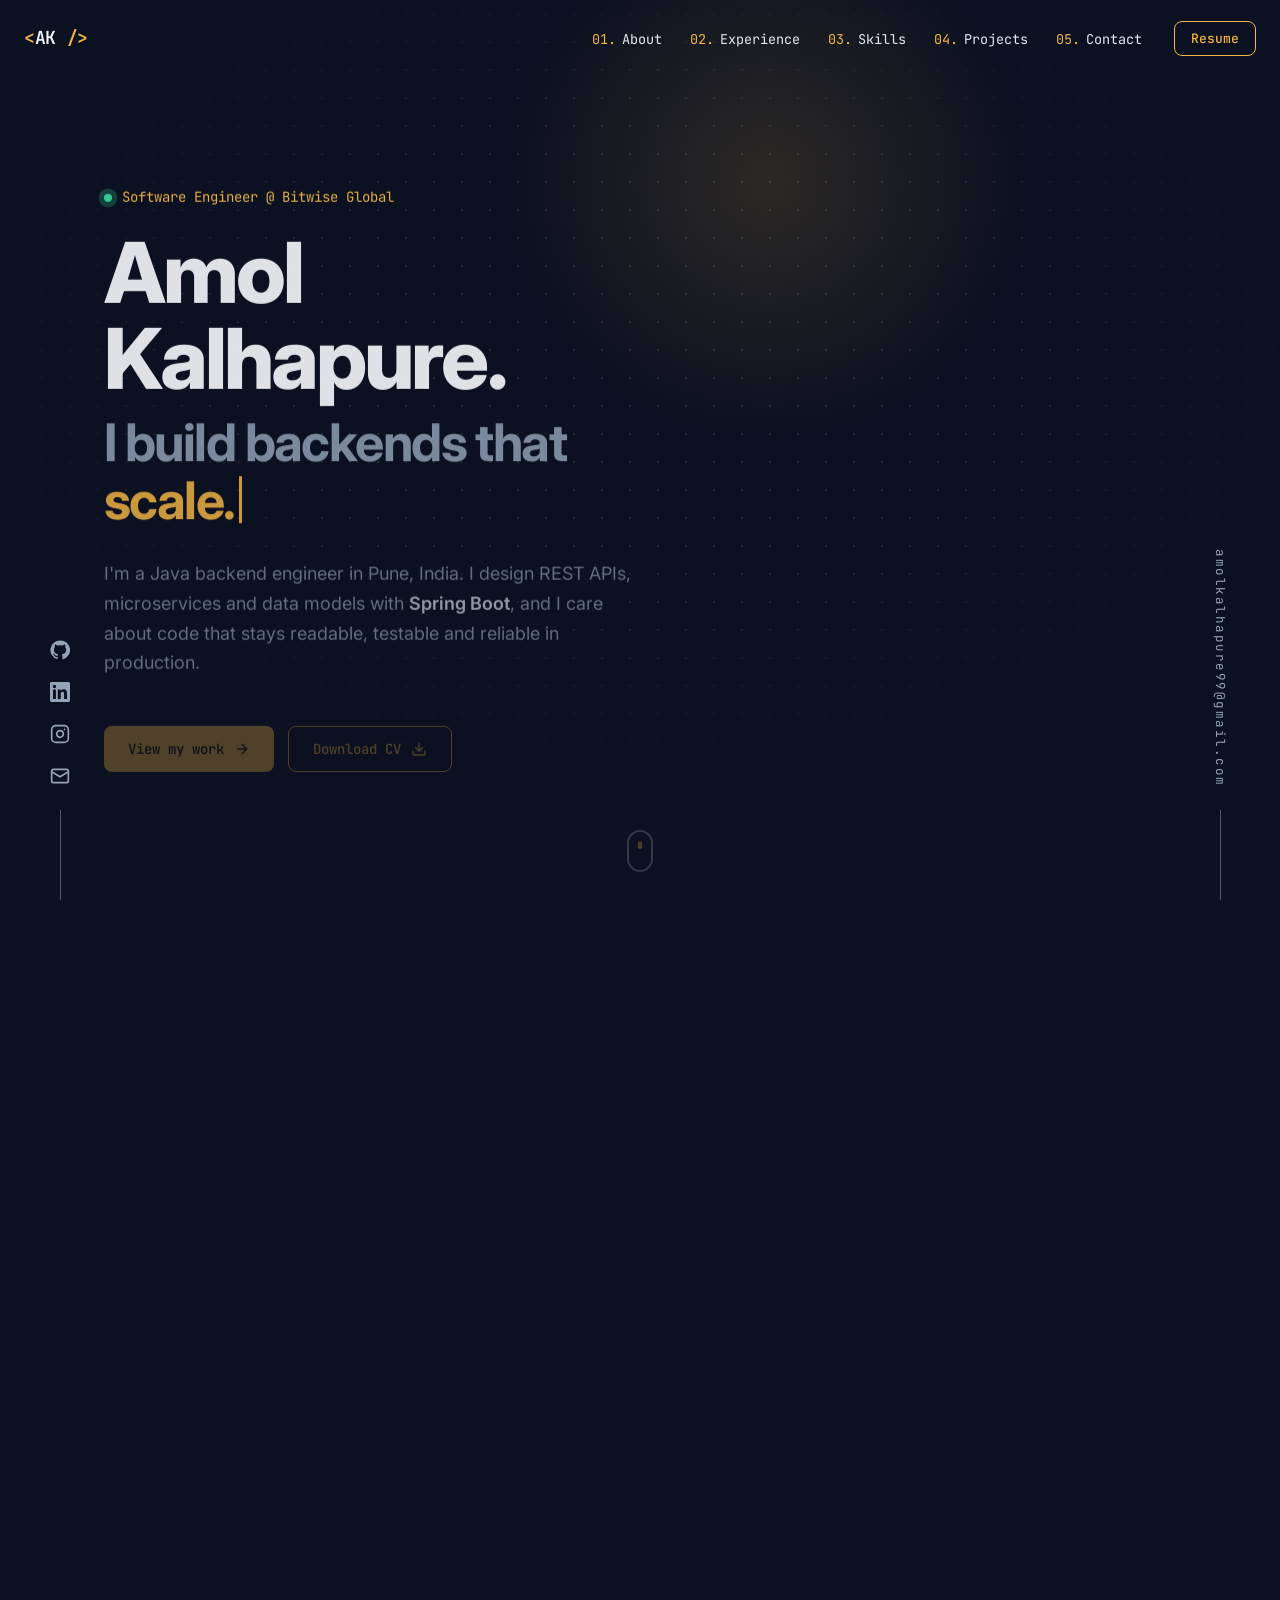
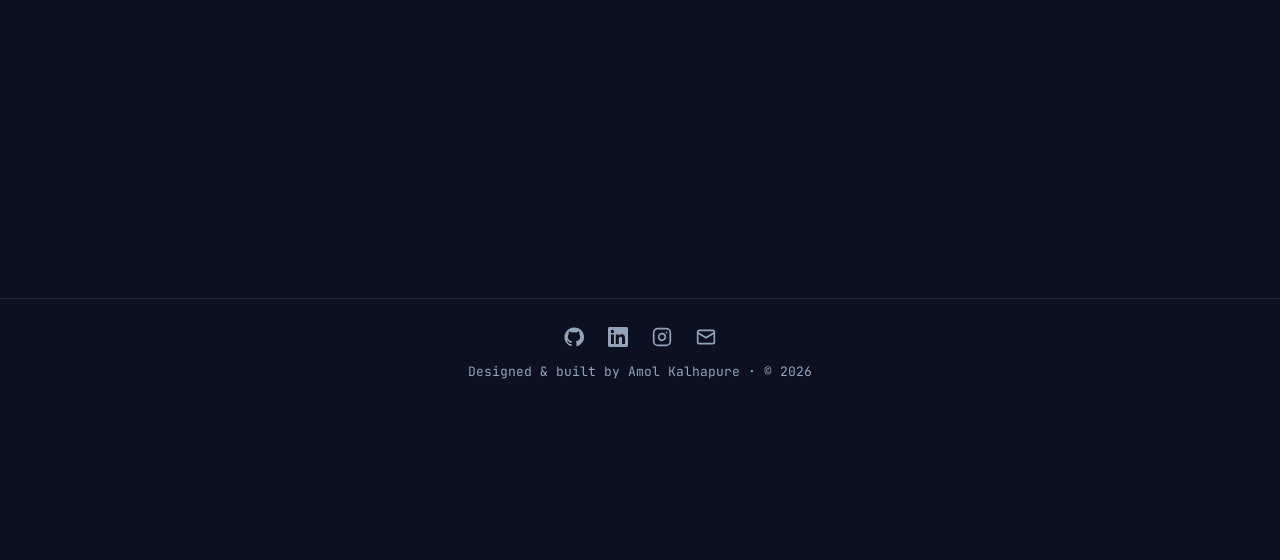
<file: index.html>
<!DOCTYPE html>
<html lang="en">
<head>
  <meta charset="UTF-8">
  <meta http-equiv="refresh" content="0; url=portfolio/Amol/index.html">
  <link rel="canonical" href="portfolio/Amol/index.html">
  <title>Amol Kalhapure</title>
</head>
<body>
  <p>Redirecting to <a href="portfolio/Amol/index.html">Amol Kalhapure's portfolio</a>&hellip;</p>
</body>
</html>
</file>
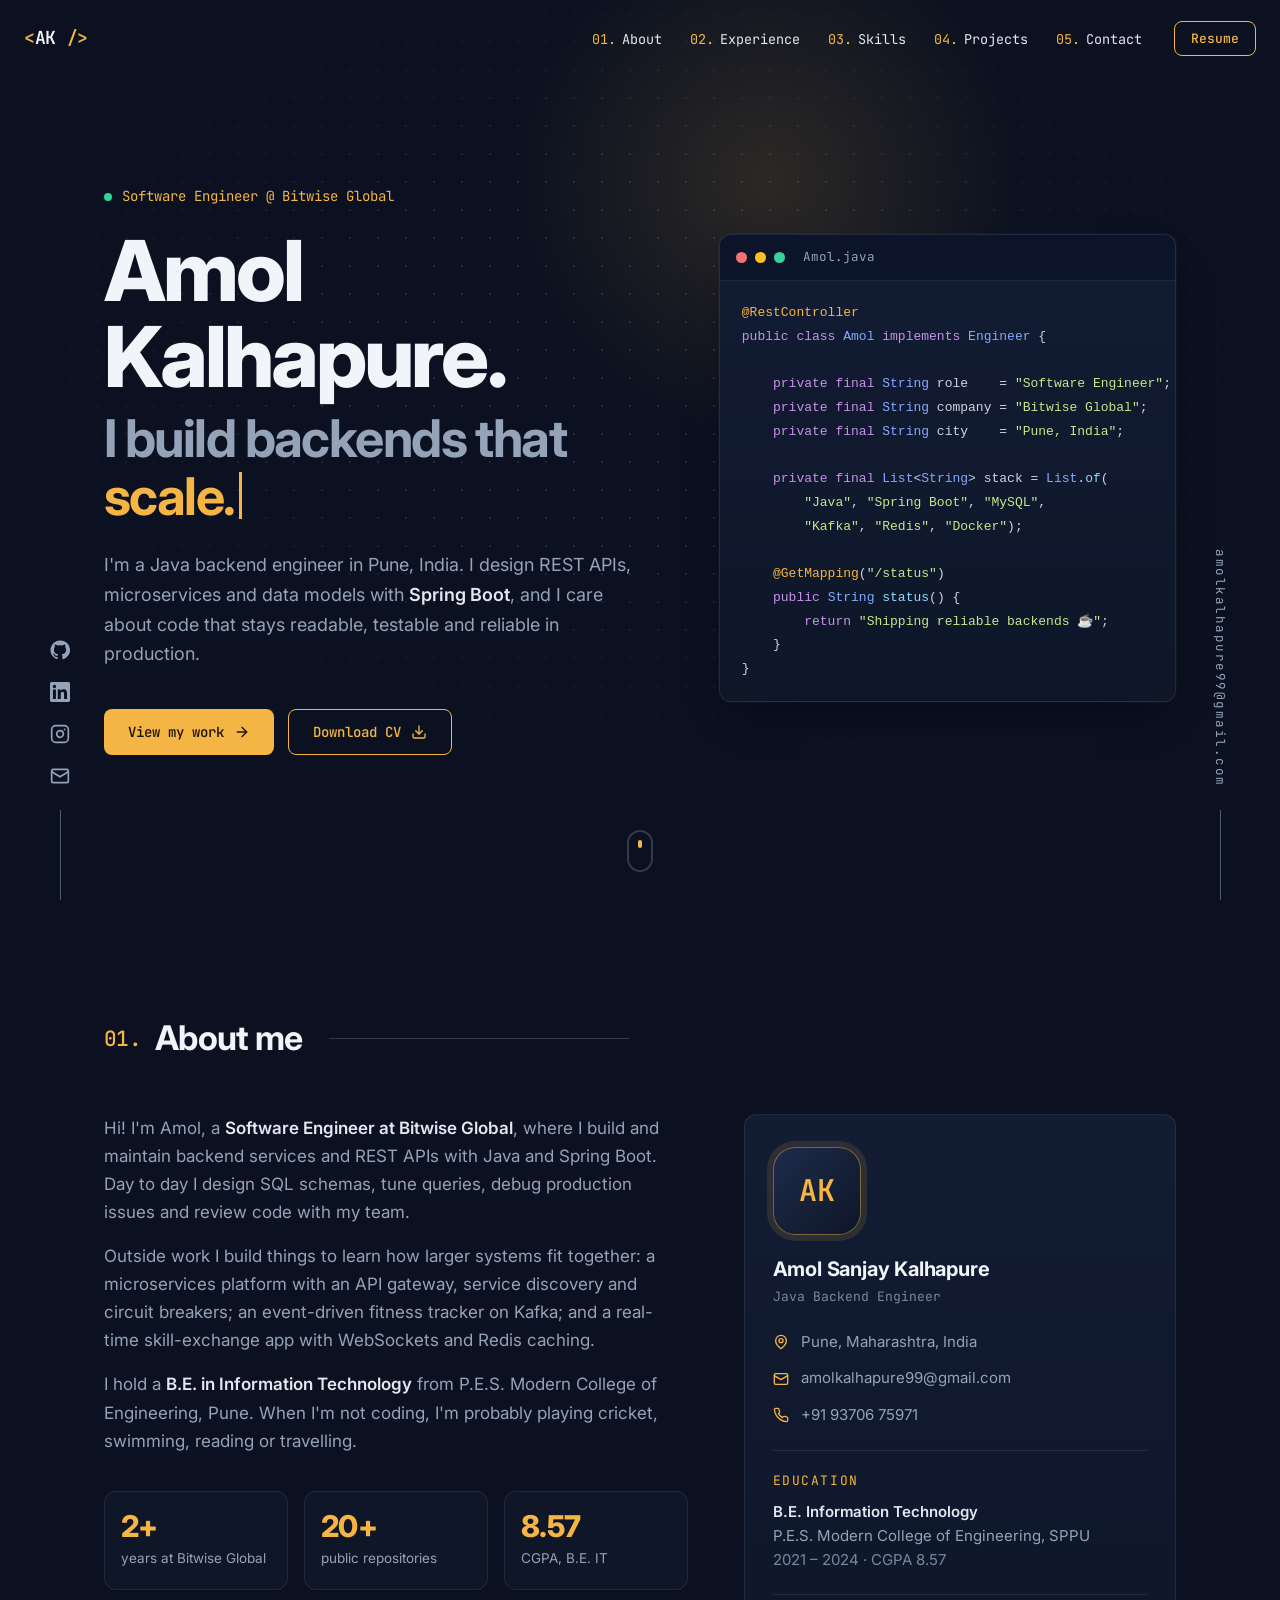
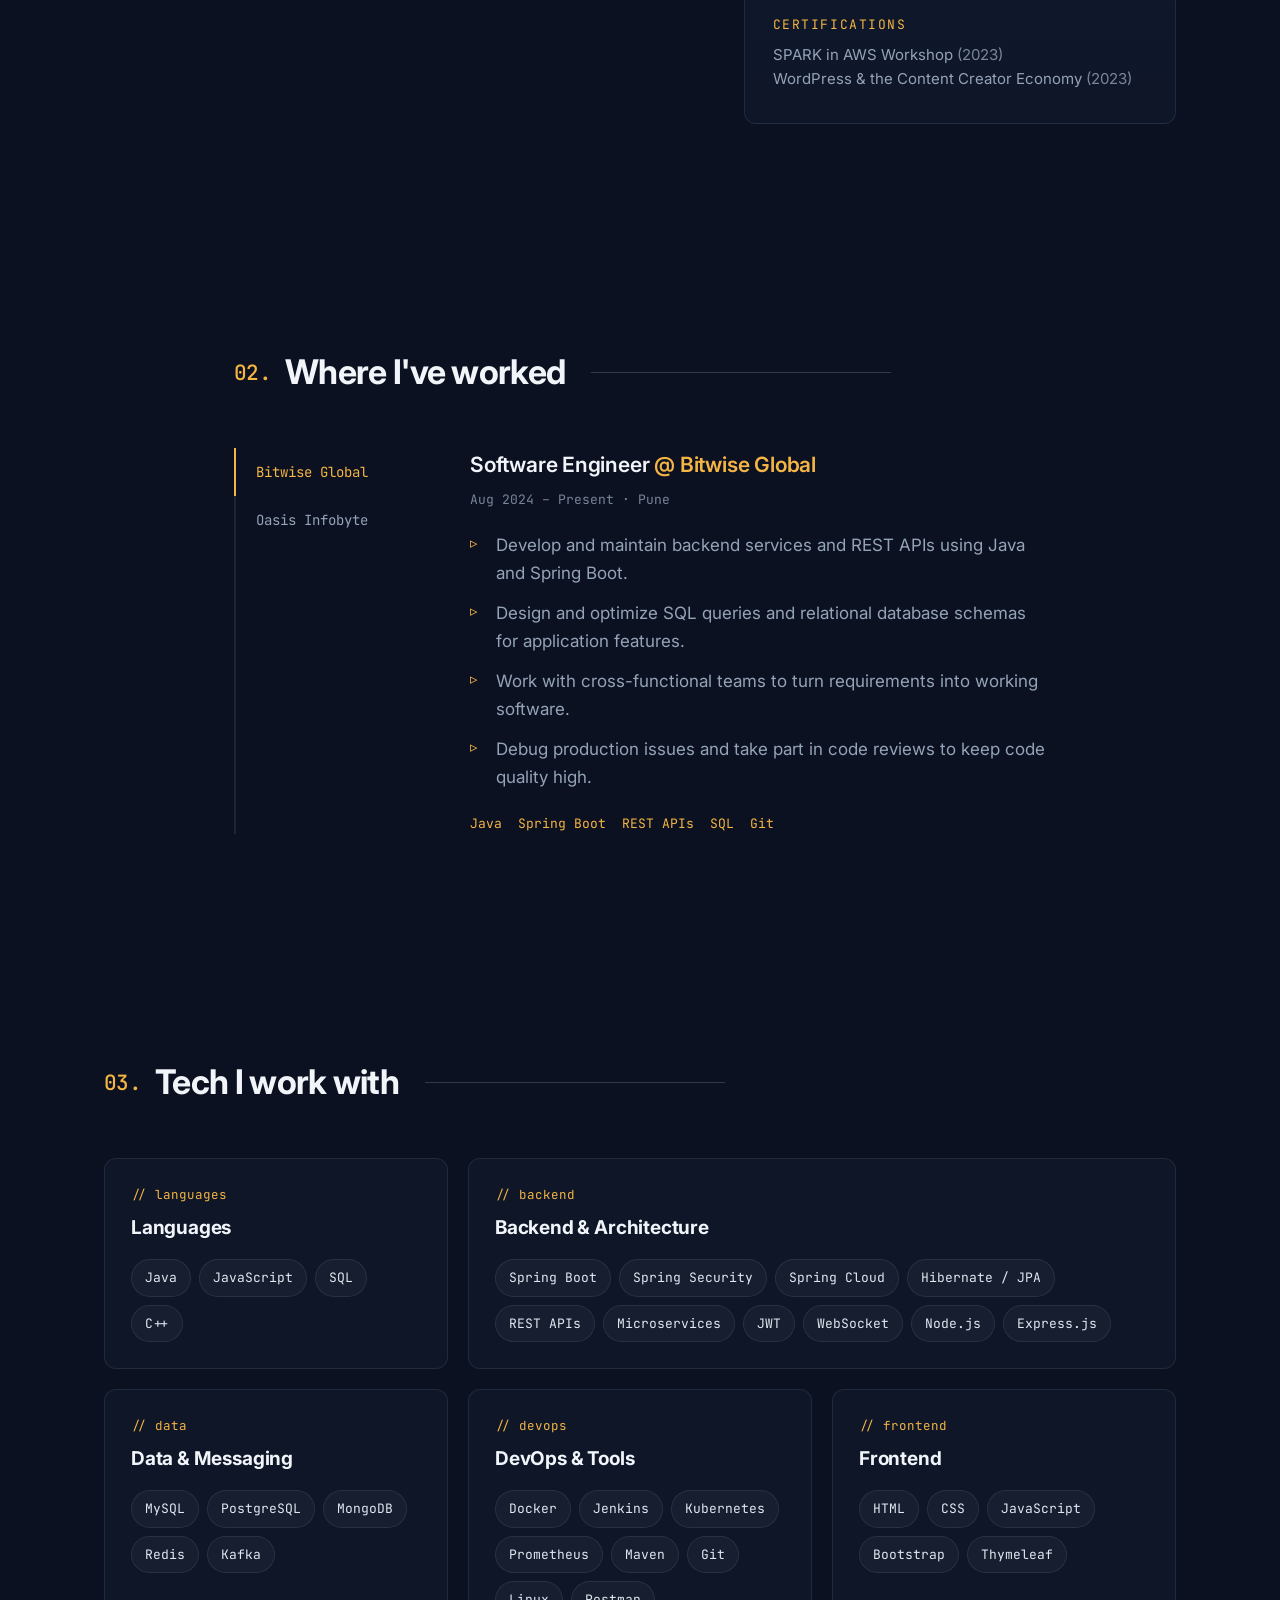
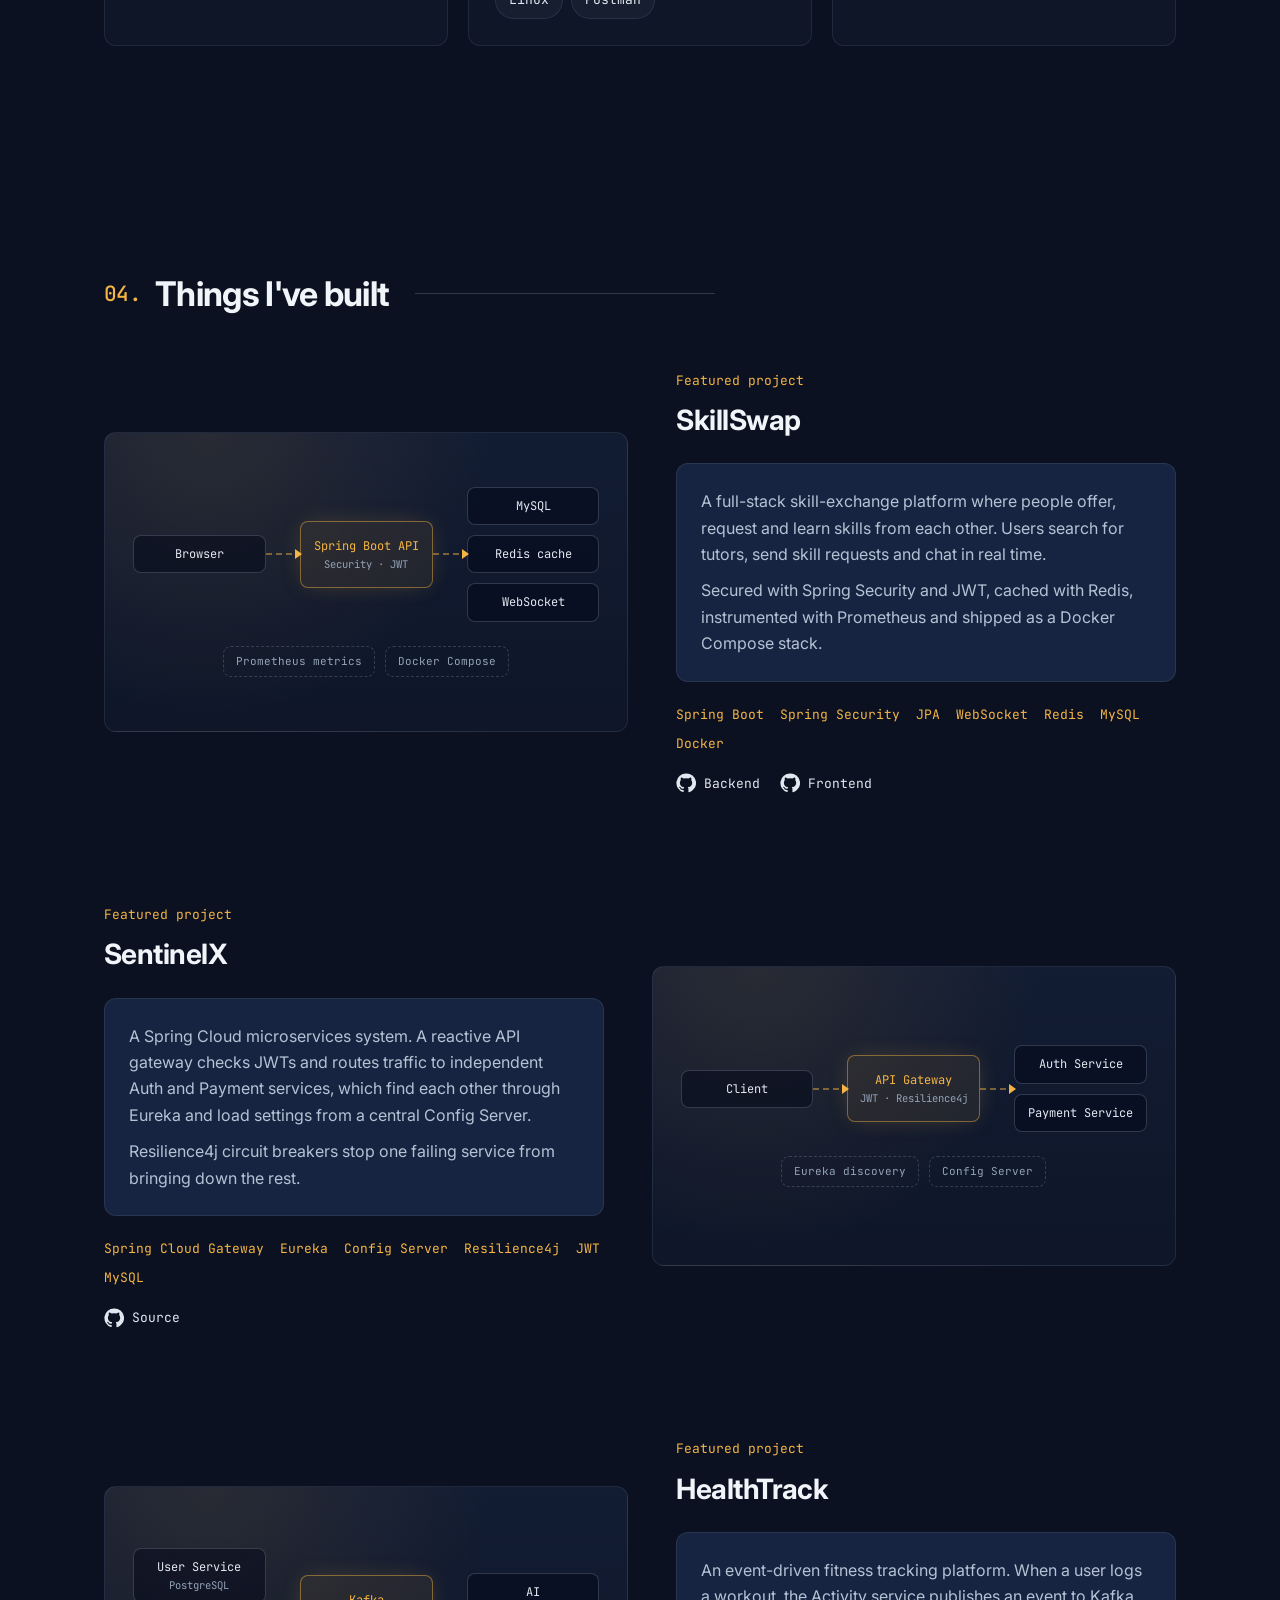
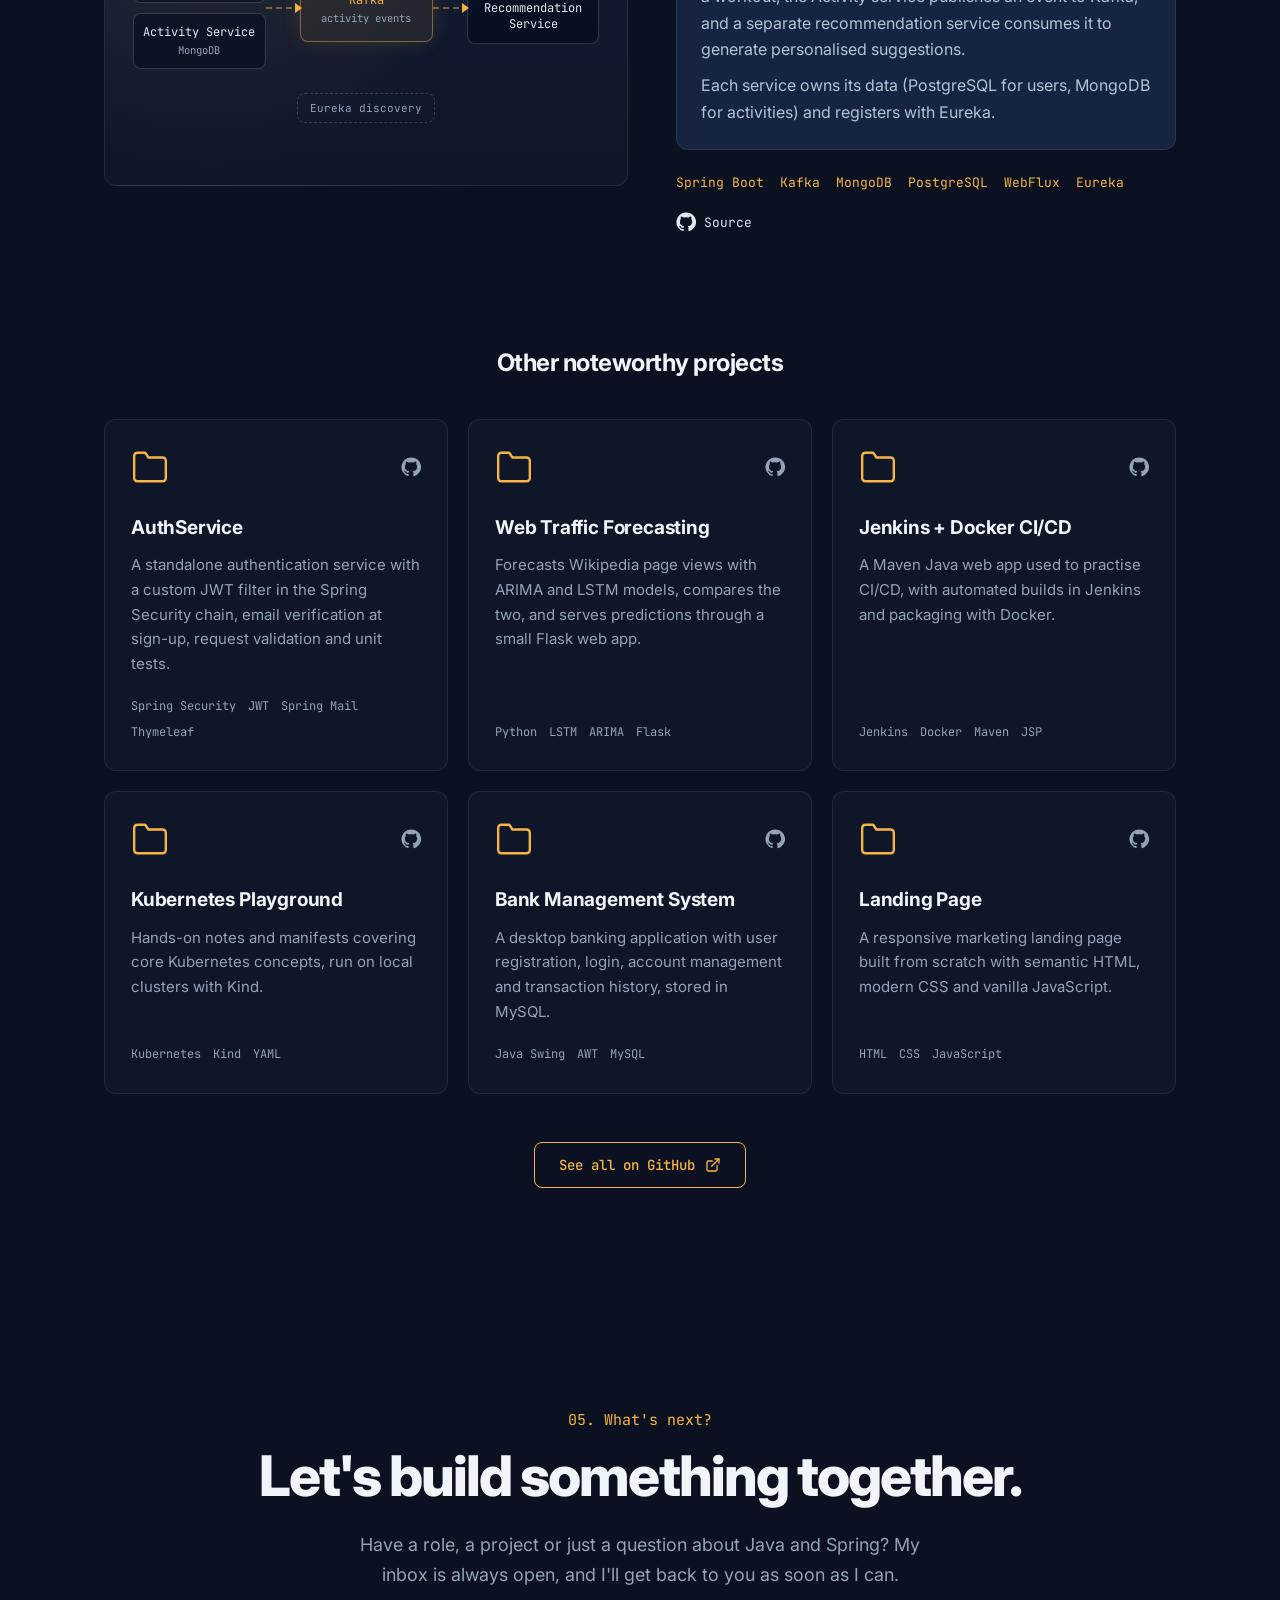
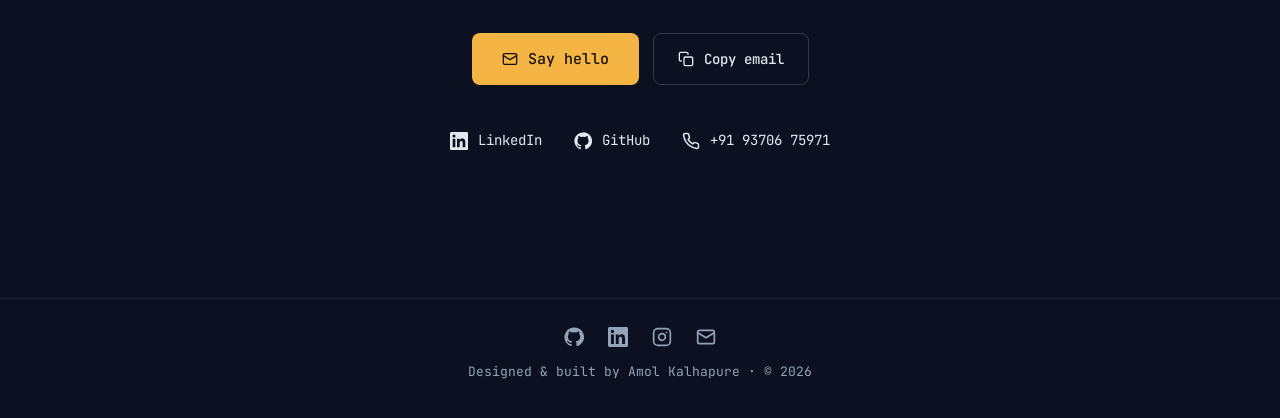
<file: portfolio/Amol/index.html>
<!DOCTYPE html>
<html lang="en">
<head>
  <meta charset="UTF-8">
  <meta name="viewport" content="width=device-width, initial-scale=1.0">
  <title>Amol Kalhapure · Software Engineer</title>
  <meta name="description" content="Amol Kalhapure is a Software Engineer at Bitwise Global in Pune, building backend services and microservices with Java and Spring Boot.">
  <meta name="theme-color" content="#0b1120">
  <meta property="og:type" content="website">
  <meta property="og:title" content="Amol Kalhapure · Software Engineer">
  <meta property="og:description" content="Java & Spring Boot backend engineer. Microservices, REST APIs and reliable systems.">

  <link rel="icon" href="../Assets/images/favicon.svg" type="image/svg+xml">

  <link rel="preconnect" href="https://fonts.googleapis.com">
  <link rel="preconnect" href="https://fonts.gstatic.com" crossorigin>
  <link href="https://fonts.googleapis.com/css2?family=Inter:wght@400;500;600;700;800&family=JetBrains+Mono:wght@400;500;600&display=swap" rel="stylesheet">

  <link rel="stylesheet" href="../Assets/css/portfolio.css">
  <script>document.documentElement.classList.add('js');</script>
</head>
<body>

  <!-- Icon sprite -->
  <svg width="0" height="0" style="position:absolute" aria-hidden="true">
    <symbol id="i-github" viewBox="0 0 24 24"><path fill="currentColor" d="M12 .5a11.5 11.5 0 0 0-3.64 22.41c.58.1.79-.25.79-.56v-2c-3.2.7-3.88-1.37-3.88-1.37-.52-1.33-1.28-1.69-1.28-1.69-1.05-.72.08-.7.08-.7 1.16.08 1.77 1.19 1.77 1.19 1.03 1.77 2.7 1.26 3.36.96.1-.75.4-1.26.73-1.55-2.55-.29-5.24-1.28-5.24-5.68 0-1.25.45-2.28 1.19-3.08-.12-.29-.52-1.46.11-3.05 0 0 .97-.31 3.17 1.18a11 11 0 0 1 5.77 0c2.2-1.49 3.17-1.18 3.17-1.18.63 1.59.23 2.76.11 3.05.74.8 1.19 1.83 1.19 3.08 0 4.41-2.69 5.38-5.26 5.67.41.36.78 1.06.78 2.14v3.17c0 .31.21.67.8.56A11.5 11.5 0 0 0 12 .5Z"/></symbol>
    <symbol id="i-linkedin" viewBox="0 0 24 24"><path fill="currentColor" d="M20.45 20.45h-3.56v-5.57c0-1.33-.03-3.04-1.85-3.04-1.86 0-2.14 1.45-2.14 2.94v5.67H9.34V9h3.41v1.56h.05c.48-.9 1.64-1.85 3.37-1.85 3.6 0 4.27 2.37 4.27 5.46v6.28ZM5.34 7.43a2.06 2.06 0 1 1 0-4.13 2.06 2.06 0 0 1 0 4.13ZM7.12 20.45H3.56V9h3.56v11.45ZM22.22 0H1.77C.79 0 0 .77 0 1.73v20.54C0 23.23.79 24 1.77 24h20.45c.98 0 1.78-.77 1.78-1.73V1.73C24 .77 23.2 0 22.22 0Z"/></symbol>
    <symbol id="i-instagram" viewBox="0 0 24 24"><g fill="none" stroke="currentColor" stroke-width="2" stroke-linecap="round" stroke-linejoin="round"><rect x="2" y="2" width="20" height="20" rx="5"/><path d="M16 11.37A4 4 0 1 1 12.63 8 4 4 0 0 1 16 11.37Z"/><path d="M17.5 6.5h.01"/></g></symbol>
    <symbol id="i-mail" viewBox="0 0 24 24"><g fill="none" stroke="currentColor" stroke-width="2" stroke-linecap="round" stroke-linejoin="round"><rect x="2" y="4" width="20" height="16" rx="2"/><path d="m22 7-10 6L2 7"/></g></symbol>
    <symbol id="i-phone" viewBox="0 0 24 24"><path fill="none" stroke="currentColor" stroke-width="2" stroke-linecap="round" stroke-linejoin="round" d="M22 16.92v3a2 2 0 0 1-2.18 2 19.8 19.8 0 0 1-8.63-3.07 19.5 19.5 0 0 1-6-6A19.8 19.8 0 0 1 2.12 4.18 2 2 0 0 1 4.11 2h3a2 2 0 0 1 2 1.72c.13.96.36 1.9.7 2.81a2 2 0 0 1-.45 2.11L8.09 9.91a16 16 0 0 0 6 6l1.27-1.27a2 2 0 0 1 2.11-.45c.91.34 1.85.57 2.81.7A2 2 0 0 1 22 16.92Z"/></symbol>
    <symbol id="i-external" viewBox="0 0 24 24"><g fill="none" stroke="currentColor" stroke-width="2" stroke-linecap="round" stroke-linejoin="round"><path d="M18 13v6a2 2 0 0 1-2 2H5a2 2 0 0 1-2-2V8a2 2 0 0 1 2-2h6"/><path d="M15 3h6v6"/><path d="M10 14 21 3"/></g></symbol>
    <symbol id="i-folder" viewBox="0 0 24 24"><path fill="none" stroke="currentColor" stroke-width="1.5" stroke-linecap="round" stroke-linejoin="round" d="M22 19a2 2 0 0 1-2 2H4a2 2 0 0 1-2-2V5a2 2 0 0 1 2-2h5l2 3h9a2 2 0 0 1 2 2Z"/></symbol>
    <symbol id="i-download" viewBox="0 0 24 24"><g fill="none" stroke="currentColor" stroke-width="2" stroke-linecap="round" stroke-linejoin="round"><path d="M21 15v4a2 2 0 0 1-2 2H5a2 2 0 0 1-2-2v-4"/><path d="m7 10 5 5 5-5"/><path d="M12 15V3"/></g></symbol>
    <symbol id="i-arrow" viewBox="0 0 24 24"><g fill="none" stroke="currentColor" stroke-width="2" stroke-linecap="round" stroke-linejoin="round"><path d="M5 12h14"/><path d="m12 5 7 7-7 7"/></g></symbol>
    <symbol id="i-pin" viewBox="0 0 24 24"><g fill="none" stroke="currentColor" stroke-width="2" stroke-linecap="round" stroke-linejoin="round"><path d="M20 10c0 6-8 12-8 12s-8-6-8-12a8 8 0 0 1 16 0Z"/><circle cx="12" cy="10" r="3"/></g></symbol>
    <symbol id="i-copy" viewBox="0 0 24 24"><g fill="none" stroke="currentColor" stroke-width="2" stroke-linecap="round" stroke-linejoin="round"><rect x="9" y="9" width="13" height="13" rx="2"/><path d="M5 15H4a2 2 0 0 1-2-2V4a2 2 0 0 1 2-2h9a2 2 0 0 1 2 2v1"/></g></symbol>
  </svg>

  <a class="skip-link" href="#main">Skip to content</a>

  <!-- Header -->
  <header class="header" id="header">
    <nav class="nav container" aria-label="Primary">
      <a href="#top" class="logo" aria-label="Amol Kalhapure, back to top">
        <span class="logo__bracket">&lt;</span>AK<span class="logo__bracket"> /&gt;</span>
      </a>

      <button class="nav__toggle" id="navToggle" aria-label="Open menu" aria-expanded="false" aria-controls="navMenu">
        <span></span><span></span><span></span>
      </button>

      <div class="nav__menu" id="navMenu">
        <ol class="nav__links">
          <li><a href="#about"><span>01.</span>About</a></li>
          <li><a href="#experience"><span>02.</span>Experience</a></li>
          <li><a href="#skills"><span>03.</span>Skills</a></li>
          <li><a href="#projects"><span>04.</span>Projects</a></li>
          <li><a href="#contact"><span>05.</span>Contact</a></li>
        </ol>
        <a href="../AmolK_CV.pdf" class="btn btn--outline btn--sm" target="_blank" rel="noopener">Resume</a>
      </div>
    </nav>
  </header>
  <div class="nav__overlay" id="navOverlay"></div>

  <!-- Side rails (desktop) -->
  <aside class="rail rail--left" aria-label="Social links">
    <ul>
      <li><a href="https://github.com/amolkalhapure9" target="_blank" rel="noopener" aria-label="GitHub"><svg><use href="#i-github"/></svg></a></li>
      <li><a href="https://www.linkedin.com/in/amol-kalhapure-a6ab4622a/" target="_blank" rel="noopener" aria-label="LinkedIn"><svg><use href="#i-linkedin"/></svg></a></li>
      <li><a href="https://www.instagram.com/amolkalhapure9/" target="_blank" rel="noopener" aria-label="Instagram"><svg><use href="#i-instagram"/></svg></a></li>
      <li><a href="mailto:amolkalhapure99@gmail.com" aria-label="Email"><svg><use href="#i-mail"/></svg></a></li>
    </ul>
  </aside>
  <aside class="rail rail--right" aria-label="Email">
    <a href="mailto:amolkalhapure99@gmail.com" class="rail__email">amolkalhapure99@gmail.com</a>
  </aside>

  <main id="main">

    <!-- Hero -->
    <section class="hero" id="top">
      <div class="hero__bg" aria-hidden="true"><div class="hero__glow" id="heroGlow"></div></div>
      <div class="container hero__inner">
        <div class="hero__text">
          <p class="hero__eyebrow reveal"><span class="status-dot"></span>Software Engineer @ Bitwise Global</p>
          <h1 class="hero__title reveal">Amol Kalhapure.</h1>
          <h2 class="hero__subtitle reveal">I build backends that <span class="accent-text" id="typed">scale.</span><span class="caret" aria-hidden="true"></span></h2>
          <p class="hero__lead reveal">
            I'm a Java backend engineer in Pune, India. I design REST APIs, microservices and data models with
            <strong>Spring Boot</strong>, and I care about code that stays readable, testable and reliable in production.
          </p>
          <div class="hero__cta reveal">
            <a href="#projects" class="btn btn--primary">View my work <svg><use href="#i-arrow"/></svg></a>
            <a href="../AmolK_CV.pdf" class="btn btn--outline" download>Download CV <svg><use href="#i-download"/></svg></a>
          </div>
        </div>

        <div class="code-card reveal" aria-label="A Java class describing Amol">
          <div class="code-card__bar">
            <span class="dot dot--r"></span><span class="dot dot--y"></span><span class="dot dot--g"></span>
            <span class="code-card__file">Amol.java</span>
          </div>
<pre class="code-card__body"><code><span class="c-ann">@RestController</span>
<span class="c-kw">public class</span> <span class="c-type">Amol</span> <span class="c-kw">implements</span> <span class="c-type">Engineer</span> {

    <span class="c-kw">private final</span> <span class="c-type">String</span> role    = <span class="c-str">"Software Engineer"</span>;
    <span class="c-kw">private final</span> <span class="c-type">String</span> company = <span class="c-str">"Bitwise Global"</span>;
    <span class="c-kw">private final</span> <span class="c-type">String</span> city    = <span class="c-str">"Pune, India"</span>;

    <span class="c-kw">private final</span> <span class="c-type">List</span>&lt;<span class="c-type">String</span>&gt; stack = <span class="c-type">List</span>.<span class="c-fn">of</span>(
        <span class="c-str">"Java"</span>, <span class="c-str">"Spring Boot"</span>, <span class="c-str">"MySQL"</span>,
        <span class="c-str">"Kafka"</span>, <span class="c-str">"Redis"</span>, <span class="c-str">"Docker"</span>);

    <span class="c-ann">@GetMapping</span>(<span class="c-str">"/status"</span>)
    <span class="c-kw">public</span> <span class="c-type">String</span> <span class="c-fn">status</span>() {
        <span class="c-kw">return</span> <span class="c-str">"Shipping reliable backends ☕"</span>;
    }
}</code></pre>
        </div>
      </div>
      <a href="#about" class="hero__scroll" aria-label="Scroll to About"><span></span></a>
    </section>

    <!-- About -->
    <section class="section" id="about">
      <div class="container">
        <h2 class="section__title reveal"><span>01.</span>About me</h2>

        <div class="about">
          <div class="about__text reveal">
            <p>
              Hi! I'm Amol, a <strong>Software Engineer at Bitwise Global</strong>, where I build and maintain backend services
              and REST APIs with Java and Spring Boot. Day to day I design SQL schemas, tune queries, debug production issues and
              review code with my team.
            </p>
            <p>
              Outside work I build things to learn how larger systems fit together: a microservices platform with an API gateway,
              service discovery and circuit breakers; an event-driven fitness tracker on Kafka; and a real-time skill-exchange app
              with WebSockets and Redis caching.
            </p>
            <p>
              I hold a <strong>B.E. in Information Technology</strong> from P.E.S. Modern College of Engineering, Pune.
              When I'm not coding, I'm probably playing cricket, swimming, reading or travelling.
            </p>

            <ul class="stats">
              <li><strong>2+</strong><span>years at Bitwise Global</span></li>
              <li><strong>20+</strong><span>public repositories</span></li>
              <li><strong>8.57</strong><span>CGPA, B.E. IT</span></li>
            </ul>
          </div>

          <div class="about__card reveal">
            <div class="avatar" aria-hidden="true"><span>AK</span></div>
            <h3>Amol Sanjay Kalhapure</h3>
            <p class="muted mono">Java Backend Engineer</p>
            <ul class="facts">
              <li><svg><use href="#i-pin"/></svg>Pune, Maharashtra, India</li>
              <li><svg><use href="#i-mail"/></svg><a href="mailto:amolkalhapure99@gmail.com">amolkalhapure99@gmail.com</a></li>
              <li><svg><use href="#i-phone"/></svg><a href="tel:+919370675971">+91 93706 75971</a></li>
            </ul>
            <div class="about__edu">
              <p class="mono label">Education</p>
              <p><strong>B.E. Information Technology</strong><br>P.E.S. Modern College of Engineering, SPPU<br><span class="muted">2021 – 2024 · CGPA 8.57</span></p>
            </div>
            <div class="about__edu">
              <p class="mono label">Certifications</p>
              <p>SPARK in AWS Workshop <span class="muted">(2023)</span><br>WordPress &amp; the Content Creator Economy <span class="muted">(2023)</span></p>
            </div>
          </div>
        </div>
      </div>
    </section>

    <!-- Experience -->
    <section class="section" id="experience">
      <div class="container container--narrow">
        <h2 class="section__title reveal"><span>02.</span>Where I've worked</h2>

        <div class="tabs reveal">
          <div class="tabs__list" role="tablist" aria-label="Jobs">
            <button class="tabs__tab" role="tab" id="tab-bitwise" aria-controls="panel-bitwise" aria-selected="true">Bitwise Global</button>
            <button class="tabs__tab" role="tab" id="tab-oasis" aria-controls="panel-oasis" aria-selected="false" tabindex="-1">Oasis Infobyte</button>
            <span class="tabs__indicator" aria-hidden="true"></span>
          </div>

          <div class="tabs__panel" role="tabpanel" id="panel-bitwise" aria-labelledby="tab-bitwise">
            <h3>Software Engineer <span class="accent-text">@ Bitwise Global</span></h3>
            <p class="mono muted range">Aug 2024 – Present · Pune</p>
            <ul class="ticks">
              <li>Develop and maintain backend services and REST APIs using Java and Spring Boot.</li>
              <li>Design and optimize SQL queries and relational database schemas for application features.</li>
              <li>Work with cross-functional teams to turn requirements into working software.</li>
              <li>Debug production issues and take part in code reviews to keep code quality high.</li>
            </ul>
            <ul class="tags"><li>Java</li><li>Spring Boot</li><li>REST APIs</li><li>SQL</li><li>Git</li></ul>
          </div>

          <div class="tabs__panel" role="tabpanel" id="panel-oasis" aria-labelledby="tab-oasis" hidden>
            <h3>Web Developer Intern <span class="accent-text">@ Oasis Infobyte</span></h3>
            <p class="mono muted range">Mar 2023 – Apr 2023 · Remote</p>
            <ul class="ticks">
              <li>Built and deployed static websites using HTML, CSS and JavaScript.</li>
              <li>Developed a Library Management System with Node.js, Express and MongoDB.</li>
              <li>Built a task-management web app, a personal portfolio and a Java Swing chat application.</li>
            </ul>
            <ul class="tags"><li>HTML</li><li>CSS</li><li>JavaScript</li><li>Node.js</li><li>Express</li><li>MongoDB</li></ul>
          </div>
        </div>
      </div>
    </section>

    <!-- Skills -->
    <section class="section" id="skills">
      <div class="container">
        <h2 class="section__title reveal"><span>03.</span>Tech I work with</h2>

        <div class="skills">
          <article class="skill-card reveal">
            <p class="skill-card__label mono">// languages</p>
            <h3>Languages</h3>
            <ul class="chips"><li>Java</li><li>JavaScript</li><li>SQL</li><li>C++</li></ul>
          </article>
          <article class="skill-card skill-card--wide reveal">
            <p class="skill-card__label mono">// backend</p>
            <h3>Backend &amp; Architecture</h3>
            <ul class="chips"><li>Spring Boot</li><li>Spring Security</li><li>Spring Cloud</li><li>Hibernate / JPA</li><li>REST APIs</li><li>Microservices</li><li>JWT</li><li>WebSocket</li><li>Node.js</li><li>Express.js</li></ul>
          </article>
          <article class="skill-card reveal">
            <p class="skill-card__label mono">// data</p>
            <h3>Data &amp; Messaging</h3>
            <ul class="chips"><li>MySQL</li><li>PostgreSQL</li><li>MongoDB</li><li>Redis</li><li>Kafka</li></ul>
          </article>
          <article class="skill-card reveal">
            <p class="skill-card__label mono">// devops</p>
            <h3>DevOps &amp; Tools</h3>
            <ul class="chips"><li>Docker</li><li>Jenkins</li><li>Kubernetes</li><li>Prometheus</li><li>Maven</li><li>Git</li><li>Linux</li><li>Postman</li></ul>
          </article>
          <article class="skill-card reveal">
            <p class="skill-card__label mono">// frontend</p>
            <h3>Frontend</h3>
            <ul class="chips"><li>HTML</li><li>CSS</li><li>JavaScript</li><li>Bootstrap</li><li>Thymeleaf</li></ul>
          </article>
        </div>
      </div>
    </section>

    <!-- Projects -->
    <section class="section" id="projects">
      <div class="container">
        <h2 class="section__title reveal"><span>04.</span>Things I've built</h2>

        <!-- Featured: SkillSwap -->
        <article class="feature reveal">
          <div class="feature__visual">
            <div class="arch" aria-label="Architecture: browser to Spring Boot API, backed by MySQL, Redis and WebSocket">
              <div class="arch__col"><span class="node">Browser</span></div>
              <div class="arch__link"></div>
              <div class="arch__col"><span class="node node--main">Spring Boot API<small>Security · JWT</small></span></div>
              <div class="arch__link"></div>
              <div class="arch__col"><span class="node">MySQL</span><span class="node">Redis cache</span><span class="node">WebSocket</span></div>
            </div>
            <div class="arch__foot"><span class="node node--ghost">Prometheus metrics</span><span class="node node--ghost">Docker Compose</span></div>
          </div>
          <div class="feature__body">
            <p class="feature__kicker mono">Featured project</p>
            <h3 class="feature__title">SkillSwap</h3>
            <div class="feature__desc">
              <p>A full-stack skill-exchange platform where people offer, request and learn skills from each other. Users
                search for tutors, send skill requests and chat in real time.</p>
              <p>Secured with Spring Security and JWT, cached with Redis, instrumented with Prometheus and shipped as a
                Docker Compose stack.</p>
            </div>
            <ul class="tags"><li>Spring Boot</li><li>Spring Security</li><li>JPA</li><li>WebSocket</li><li>Redis</li><li>MySQL</li><li>Docker</li></ul>
            <div class="feature__links">
              <a href="https://github.com/amolkalhapure9/skillswap-backend" target="_blank" rel="noopener"><svg><use href="#i-github"/></svg>Backend</a>
              <a href="https://github.com/amolkalhapure9/skillswap-frontend" target="_blank" rel="noopener"><svg><use href="#i-github"/></svg>Frontend</a>
            </div>
          </div>
        </article>

        <!-- Featured: SentinelX -->
        <article class="feature feature--flip reveal">
          <div class="feature__visual">
            <div class="arch" aria-label="Architecture: client to API gateway, routing to auth and payment services">
              <div class="arch__col"><span class="node">Client</span></div>
              <div class="arch__link"></div>
              <div class="arch__col"><span class="node node--main">API Gateway<small>JWT · Resilience4j</small></span></div>
              <div class="arch__link"></div>
              <div class="arch__col"><span class="node">Auth Service</span><span class="node">Payment Service</span></div>
            </div>
            <div class="arch__foot"><span class="node node--ghost">Eureka discovery</span><span class="node node--ghost">Config Server</span></div>
          </div>
          <div class="feature__body">
            <p class="feature__kicker mono">Featured project</p>
            <h3 class="feature__title">SentinelX</h3>
            <div class="feature__desc">
              <p>A Spring Cloud microservices system. A reactive API gateway checks JWTs and routes traffic to independent Auth and
                Payment services, which find each other through Eureka and load settings from a central Config Server.</p>
              <p>Resilience4j circuit breakers stop one failing service from bringing down the rest.</p>
            </div>
            <ul class="tags"><li>Spring Cloud Gateway</li><li>Eureka</li><li>Config Server</li><li>Resilience4j</li><li>JWT</li><li>MySQL</li></ul>
            <div class="feature__links">
              <a href="https://github.com/amolkalhapure9/sentinelxSystem" target="_blank" rel="noopener"><svg><use href="#i-github"/></svg>Source</a>
            </div>
          </div>
        </article>

        <!-- Featured: HealthTrack -->
        <article class="feature reveal">
          <div class="feature__visual">
            <div class="arch" aria-label="Architecture: activity service publishes events to Kafka, consumed by a recommendation service">
              <div class="arch__col"><span class="node">User Service<small>PostgreSQL</small></span><span class="node">Activity Service<small>MongoDB</small></span></div>
              <div class="arch__link"></div>
              <div class="arch__col"><span class="node node--main">Kafka<small>activity events</small></span></div>
              <div class="arch__link"></div>
              <div class="arch__col"><span class="node">AI Recommendation Service</span></div>
            </div>
            <div class="arch__foot"><span class="node node--ghost">Eureka discovery</span></div>
          </div>
          <div class="feature__body">
            <p class="feature__kicker mono">Featured project</p>
            <h3 class="feature__title">HealthTrack</h3>
            <div class="feature__desc">
              <p>An event-driven fitness tracking platform. When a user logs a workout, the Activity service publishes an event to
                Kafka, and a separate recommendation service consumes it to generate personalised suggestions.</p>
              <p>Each service owns its data (PostgreSQL for users, MongoDB for activities) and registers with Eureka.</p>
            </div>
            <ul class="tags"><li>Spring Boot</li><li>Kafka</li><li>MongoDB</li><li>PostgreSQL</li><li>WebFlux</li><li>Eureka</li></ul>
            <div class="feature__links">
              <a href="https://github.com/amolkalhapure9/HealthTrack" target="_blank" rel="noopener"><svg><use href="#i-github"/></svg>Source</a>
            </div>
          </div>
        </article>

        <h3 class="subhead reveal">Other noteworthy projects</h3>

        <div class="grid">
          <a class="card reveal" href="https://github.com/amolkalhapure9/authservice" target="_blank" rel="noopener">
            <div class="card__top"><svg class="card__folder"><use href="#i-folder"/></svg><svg class="card__ext"><use href="#i-github"/></svg></div>
            <h4>AuthService</h4>
            <p>A standalone authentication service with a custom JWT filter in the Spring Security chain, email verification at sign-up, request validation and unit tests.</p>
            <ul class="tags tags--sm"><li>Spring Security</li><li>JWT</li><li>Spring Mail</li><li>Thymeleaf</li></ul>
          </a>
          <a class="card reveal" href="https://github.com/amolkalhapure9/WebTrafficTimeSeriesForecasting" target="_blank" rel="noopener">
            <div class="card__top"><svg class="card__folder"><use href="#i-folder"/></svg><svg class="card__ext"><use href="#i-github"/></svg></div>
            <h4>Web Traffic Forecasting</h4>
            <p>Forecasts Wikipedia page views with ARIMA and LSTM models, compares the two, and serves predictions through a small Flask web app.</p>
            <ul class="tags tags--sm"><li>Python</li><li>LSTM</li><li>ARIMA</li><li>Flask</li></ul>
          </a>
          <a class="card reveal" href="https://github.com/amolkalhapure9/Jenkins-Docker_Project" target="_blank" rel="noopener">
            <div class="card__top"><svg class="card__folder"><use href="#i-folder"/></svg><svg class="card__ext"><use href="#i-github"/></svg></div>
            <h4>Jenkins + Docker CI/CD</h4>
            <p>A Maven Java web app used to practise CI/CD, with automated builds in Jenkins and packaging with Docker.</p>
            <ul class="tags tags--sm"><li>Jenkins</li><li>Docker</li><li>Maven</li><li>JSP</li></ul>
          </a>
          <a class="card reveal" href="https://github.com/amolkalhapure9/KUBERNETES" target="_blank" rel="noopener">
            <div class="card__top"><svg class="card__folder"><use href="#i-folder"/></svg><svg class="card__ext"><use href="#i-github"/></svg></div>
            <h4>Kubernetes Playground</h4>
            <p>Hands-on notes and manifests covering core Kubernetes concepts, run on local clusters with Kind.</p>
            <ul class="tags tags--sm"><li>Kubernetes</li><li>Kind</li><li>YAML</li></ul>
          </a>
          <a class="card reveal" href="https://github.com/amolkalhapure9/Bank-Management-System" target="_blank" rel="noopener">
            <div class="card__top"><svg class="card__folder"><use href="#i-folder"/></svg><svg class="card__ext"><use href="#i-github"/></svg></div>
            <h4>Bank Management System</h4>
            <p>A desktop banking application with user registration, login, account management and transaction history, stored in MySQL.</p>
            <ul class="tags tags--sm"><li>Java Swing</li><li>AWT</li><li>MySQL</li></ul>
          </a>
          <a class="card reveal" href="https://github.com/amolkalhapure9/Landing-Page" target="_blank" rel="noopener">
            <div class="card__top"><svg class="card__folder"><use href="#i-folder"/></svg><svg class="card__ext"><use href="#i-github"/></svg></div>
            <h4>Landing Page</h4>
            <p>A responsive marketing landing page built from scratch with semantic HTML, modern CSS and vanilla JavaScript.</p>
            <ul class="tags tags--sm"><li>HTML</li><li>CSS</li><li>JavaScript</li></ul>
          </a>
        </div>

        <div class="center reveal">
          <a href="https://github.com/amolkalhapure9?tab=repositories" class="btn btn--outline" target="_blank" rel="noopener">See all on GitHub <svg><use href="#i-external"/></svg></a>
        </div>
      </div>
    </section>

    <!-- Contact -->
    <section class="section contact" id="contact">
      <div class="container container--narrow">
        <p class="contact__eyebrow mono reveal">05. What's next?</p>
        <h2 class="contact__title reveal">Let's build something together.</h2>
        <p class="contact__lead reveal">
          Have a role, a project or just a question about Java and Spring? My inbox is always open,
          and I'll get back to you as soon as I can.
        </p>
        <div class="contact__actions reveal">
          <a href="mailto:amolkalhapure99@gmail.com" class="btn btn--primary btn--lg"><svg><use href="#i-mail"/></svg>Say hello</a>
          <button class="btn btn--ghost" id="copyEmail" type="button"><svg><use href="#i-copy"/></svg><span>Copy email</span></button>
        </div>
        <ul class="contact__links reveal">
          <li><a href="https://www.linkedin.com/in/amol-kalhapure-a6ab4622a/" target="_blank" rel="noopener"><svg><use href="#i-linkedin"/></svg>LinkedIn</a></li>
          <li><a href="https://github.com/amolkalhapure9" target="_blank" rel="noopener"><svg><use href="#i-github"/></svg>GitHub</a></li>
          <li><a href="tel:+919370675971"><svg><use href="#i-phone"/></svg>+91 93706 75971</a></li>
        </ul>
      </div>
    </section>
  </main>

  <footer class="footer">
    <ul class="footer__social">
      <li><a href="https://github.com/amolkalhapure9" target="_blank" rel="noopener" aria-label="GitHub"><svg><use href="#i-github"/></svg></a></li>
      <li><a href="https://www.linkedin.com/in/amol-kalhapure-a6ab4622a/" target="_blank" rel="noopener" aria-label="LinkedIn"><svg><use href="#i-linkedin"/></svg></a></li>
      <li><a href="https://www.instagram.com/amolkalhapure9/" target="_blank" rel="noopener" aria-label="Instagram"><svg><use href="#i-instagram"/></svg></a></li>
      <li><a href="mailto:amolkalhapure99@gmail.com" aria-label="Email"><svg><use href="#i-mail"/></svg></a></li>
    </ul>
    <p class="mono">Designed &amp; built by Amol Kalhapure · © <span id="year">2026</span></p>
  </footer>

  <div class="toast" id="toast" role="status" aria-live="polite"></div>

  <script src="../Assets/js/portfolio.js"></script>
</body>
</html>
</file>
<file: portfolio/Assets/css/portfolio.css>
/* ==========================================================================
   Amol Kalhapure · Portfolio
   ========================================================================== */

:root {
  --bg: #0b1120;
  --bg-2: #0e1628;
  --surface: #121c33;
  --surface-2: #172441;
  --border: rgba(148, 163, 184, 0.14);
  --border-strong: rgba(148, 163, 184, 0.28);

  --text: #94a3b8;
  --text-strong: #e2e8f0;
  --text-heading: #f1f5f9;

  --accent: #f5b544;
  --accent-soft: rgba(245, 181, 68, 0.12);
  --accent-line: rgba(245, 181, 68, 0.45);

  --font-sans: "Inter", system-ui, -apple-system, "Segoe UI", Roboto, sans-serif;
  --font-mono: "JetBrains Mono", ui-monospace, SFMono-Regular, Menlo, Consolas, monospace;

  --radius: 12px;
  --radius-sm: 8px;
  --nav-h: 76px;
  --ease: cubic-bezier(0.22, 1, 0.36, 1);
  --shadow: 0 20px 40px -20px rgba(2, 6, 23, 0.8);
}

/* ---------- Reset ---------- */
*, *::before, *::after { box-sizing: border-box; }
* { margin: 0; }
html { scroll-behavior: smooth; scroll-padding-top: var(--nav-h); -webkit-text-size-adjust: 100%; }
body {
  background: var(--bg);
  color: var(--text);
  font-family: var(--font-sans);
  font-size: 17px;
  line-height: 1.65;
  -webkit-font-smoothing: antialiased;
  overflow-x: hidden;
}
body.no-scroll { overflow: hidden; }
img, svg { display: block; max-width: 100%; }
ul, ol { padding: 0; list-style: none; }
a { color: inherit; text-decoration: none; }
button { font: inherit; color: inherit; background: none; border: 0; cursor: pointer; }
strong { color: var(--text-strong); font-weight: 600; }
::selection { background: var(--accent); color: var(--bg); }

:focus-visible { outline: 2px solid var(--accent); outline-offset: 3px; border-radius: 4px; }

.skip-link {
  position: fixed; left: 16px; top: -60px; z-index: 200;
  background: var(--accent); color: var(--bg); padding: 10px 16px; border-radius: var(--radius-sm);
  font-weight: 600; transition: top .2s;
}
.skip-link:focus { top: 16px; }

/* ---------- Helpers ---------- */
.container { width: 100%; max-width: 1120px; margin: 0 auto; padding: 0 24px; }
.container--narrow { max-width: 860px; }
.mono { font-family: var(--font-mono); }
.muted { color: var(--text); opacity: .8; }
.accent-text { color: var(--accent); }
.center { display: flex; justify-content: center; margin-top: 48px; }

/* ---------- Buttons ---------- */
.btn {
  display: inline-flex; align-items: center; gap: 10px;
  padding: 14px 24px; border-radius: var(--radius-sm);
  font-family: var(--font-mono); font-size: 14px; font-weight: 500; line-height: 1;
  transition: transform .25s var(--ease), background-color .25s, color .25s, border-color .25s, box-shadow .25s;
  white-space: nowrap;
}
.btn svg { width: 16px; height: 16px; transition: transform .25s var(--ease); }
.btn--primary { background: var(--accent); color: #1a1204; }
.btn--primary:hover { transform: translateY(-2px); box-shadow: 0 10px 30px -10px var(--accent-line); }
.btn--primary:hover svg { transform: translateX(3px); }
.btn--outline { border: 1px solid var(--accent); color: var(--accent); }
.btn--outline:hover { background: var(--accent-soft); transform: translateY(-2px); }
.btn--ghost { border: 1px solid var(--border-strong); color: var(--text-strong); }
.btn--ghost:hover { border-color: var(--accent); color: var(--accent); }
.btn--sm { padding: 10px 16px; font-size: 13px; }
.btn--lg { padding: 18px 30px; font-size: 15px; }

/* ---------- Header / Nav ---------- */
.header {
  position: fixed; inset: 0 0 auto 0; z-index: 100;
  height: var(--nav-h);
  display: flex; align-items: center;
  transition: transform .35s var(--ease), background-color .35s, box-shadow .35s, height .35s;
}
.header.is-scrolled {
  background: rgba(11, 17, 32, 0.82);
  backdrop-filter: blur(12px); -webkit-backdrop-filter: blur(12px);
  box-shadow: 0 10px 30px -12px rgba(2, 6, 23, 0.7);
  height: 64px;
}
.header.is-hidden { transform: translateY(-100%); }

.nav { display: flex; align-items: center; justify-content: space-between; max-width: 1280px; }

.logo {
  font-family: var(--font-mono); font-weight: 600; font-size: 18px; color: var(--text-heading);
  letter-spacing: -0.02em; transition: color .2s;
}
.logo__bracket { color: var(--accent); }
.logo:hover { color: var(--accent); }

.nav__menu { display: flex; align-items: center; gap: 32px; }
.nav__links { display: flex; gap: 28px; }
.nav__links a {
  position: relative;
  font-family: var(--font-mono); font-size: 13.5px; color: var(--text-strong);
  padding: 6px 0; transition: color .2s;
}
.nav__links a span { color: var(--accent); margin-right: 6px; }
.nav__links a::after {
  content: ""; position: absolute; left: 0; right: 0; bottom: 0; height: 1px;
  background: var(--accent); transform: scaleX(0); transform-origin: left; transition: transform .3s var(--ease);
}
.nav__links a:hover, .nav__links a.is-active { color: var(--accent); }
.nav__links a.is-active::after { transform: scaleX(1); }

.nav__toggle { display: none; width: 40px; height: 40px; position: relative; z-index: 120; }
.nav__toggle span {
  position: absolute; left: 8px; right: 8px; height: 2px; border-radius: 2px; background: var(--accent);
  transition: transform .3s var(--ease), opacity .2s, top .3s var(--ease);
}
.nav__toggle span:nth-child(1) { top: 13px; }
.nav__toggle span:nth-child(2) { top: 19px; left: 14px; }
.nav__toggle span:nth-child(3) { top: 25px; }
.nav__toggle[aria-expanded="true"] span:nth-child(1) { top: 19px; transform: rotate(45deg); }
.nav__toggle[aria-expanded="true"] span:nth-child(2) { opacity: 0; }
.nav__toggle[aria-expanded="true"] span:nth-child(3) { top: 19px; transform: rotate(-45deg); }

.nav__overlay { display: none; }

/* ---------- Side rails ---------- */
.rail { position: fixed; bottom: 0; z-index: 10; display: none; width: 40px; }
.rail::after { content: ""; display: block; width: 1px; height: 90px; margin: 24px auto 0; background: var(--text); opacity: .5; }
.rail--left { left: 40px; }
.rail--right { right: 40px; }
.rail ul { display: flex; flex-direction: column; align-items: center; gap: 22px; }
.rail a { display: block; color: var(--text); transition: color .2s, transform .25s var(--ease); }
.rail a:hover { color: var(--accent); transform: translateY(-3px); }
.rail svg { width: 20px; height: 20px; }
.rail__email {
  display: block; margin: 0 auto; writing-mode: vertical-rl;
  font-family: var(--font-mono); font-size: 12.5px; letter-spacing: .12em;
}

/* ---------- Hero ---------- */
.hero {
  position: relative; min-height: 100vh; min-height: 100svh;
  display: flex; align-items: center;
  padding: calc(var(--nav-h) + 40px) 0 80px;
  overflow: hidden;
}
.hero__bg { position: absolute; inset: 0; pointer-events: none; }
.hero__bg::before {
  content: ""; position: absolute; inset: 0;
  background-image: radial-gradient(rgba(148, 163, 184, 0.16) 1px, transparent 1px);
  background-size: 28px 28px;
  -webkit-mask-image: radial-gradient(ellipse 80% 70% at 50% 40%, #000 30%, transparent 75%);
          mask-image: radial-gradient(ellipse 80% 70% at 50% 40%, #000 30%, transparent 75%);
}
.hero__glow {
  position: absolute; width: 560px; height: 560px; border-radius: 50%;
  left: 60%; top: 20%; transform: translate(-50%, -50%);
  background: radial-gradient(circle, rgba(245, 181, 68, 0.14), transparent 65%);
  transition: left .6s var(--ease), top .6s var(--ease);
}
.hero__inner {
  position: relative;
  display: grid; grid-template-columns: 1.1fr 0.9fr; gap: 56px; align-items: center;
}
.hero__eyebrow {
  display: inline-flex; align-items: center; gap: 10px;
  font-family: var(--font-mono); font-size: 14px; color: var(--accent);
  margin-bottom: 20px;
}
.status-dot {
  width: 8px; height: 8px; border-radius: 50%; background: #34d399;
  box-shadow: 0 0 0 0 rgba(52, 211, 153, 0.6); animation: pulse 2.4s infinite;
}
@keyframes pulse {
  0% { box-shadow: 0 0 0 0 rgba(52, 211, 153, 0.55); }
  70% { box-shadow: 0 0 0 10px rgba(52, 211, 153, 0); }
  100% { box-shadow: 0 0 0 0 rgba(52, 211, 153, 0); }
}
.hero__title {
  font-size: clamp(44px, 7.4vw, 84px); line-height: 1.02; font-weight: 800;
  letter-spacing: -0.035em; color: var(--text-heading);
}
.hero__subtitle {
  margin-top: 10px;
  font-size: clamp(28px, 4.6vw, 52px); line-height: 1.12; font-weight: 700;
  letter-spacing: -0.03em; color: var(--text);
}
.caret {
  display: inline-block; width: 3px; height: .9em; margin-left: 4px; vertical-align: -0.08em;
  background: var(--accent); animation: blink 1s steps(1) infinite;
}
@keyframes blink { 50% { opacity: 0; } }
.hero__lead { max-width: 540px; margin-top: 24px; font-size: 18px; }
.hero__cta { display: flex; flex-wrap: wrap; gap: 14px; margin-top: 40px; }

.hero__scroll {
  position: absolute; left: 50%; bottom: 28px; transform: translateX(-50%);
  width: 26px; height: 42px; border: 2px solid var(--border-strong); border-radius: 14px;
}
.hero__scroll span {
  position: absolute; left: 50%; top: 8px; width: 4px; height: 8px; margin-left: -2px;
  border-radius: 2px; background: var(--accent); animation: scrolldot 1.8s var(--ease) infinite;
}
@keyframes scrolldot { 0% { opacity: 0; transform: translateY(0); } 30% { opacity: 1; } 100% { opacity: 0; transform: translateY(14px); } }

/* Code card */
.code-card {
  background: linear-gradient(180deg, var(--surface) 0%, var(--bg-2) 100%);
  border: 1px solid var(--border); border-radius: var(--radius);
  box-shadow: var(--shadow), 0 0 0 1px rgba(245, 181, 68, 0.04);
  overflow: hidden; min-width: 0;
  transform: perspective(1200px) rotateY(-6deg) rotateX(2deg);
  transition: transform .6s var(--ease);
}
.code-card:hover { transform: perspective(1200px) rotateY(0) rotateX(0); }
.code-card__bar {
  display: flex; align-items: center; gap: 8px;
  padding: 12px 16px; border-bottom: 1px solid var(--border); background: rgba(2, 6, 23, 0.35);
}
.dot { width: 11px; height: 11px; border-radius: 50%; }
.dot--r { background: #f87171; } .dot--y { background: #fbbf24; } .dot--g { background: #34d399; }
.code-card__file { margin-left: 10px; font-family: var(--font-mono); font-size: 12.5px; color: var(--text); }
.code-card__body {
  padding: 20px 22px; overflow-x: auto;
  font-family: var(--font-mono); font-size: 13px; line-height: 1.75; color: #cbd5e1;
  tab-size: 4;
}
.c-kw { color: #c792ea; }
.c-type { color: #82aaff; }
.c-str { color: #c3e88d; }
.c-ann { color: var(--accent); }
.c-fn { color: #89ddff; }

/* ---------- Sections ---------- */
.section { padding: 110px 0; }
.section__title {
  display: flex; align-items: center; gap: 14px;
  font-size: clamp(26px, 3.4vw, 34px); font-weight: 700; letter-spacing: -0.02em;
  color: var(--text-heading); margin-bottom: 48px; white-space: nowrap;
}
.section__title span { font-family: var(--font-mono); font-size: .62em; font-weight: 500; color: var(--accent); }
.section__title::after {
  content: ""; flex: 1; max-width: 300px; height: 1px; background: var(--border-strong); margin-left: 12px;
}

/* ---------- About ---------- */
.about { display: grid; grid-template-columns: 1.35fr 1fr; gap: 56px; align-items: start; }
.about__text p + p { margin-top: 16px; }
.stats { display: grid; grid-template-columns: repeat(3, 1fr); gap: 16px; margin-top: 36px; }
.stats li {
  padding: 18px 16px; border: 1px solid var(--border); border-radius: var(--radius);
  background: var(--bg-2);
}
.stats strong { display: block; font-size: 30px; font-weight: 800; letter-spacing: -0.02em; color: var(--accent); line-height: 1.1; }
.stats span { font-size: 13.5px; }

.about__card {
  position: relative;
  padding: 32px 28px; border-radius: var(--radius);
  background: linear-gradient(180deg, var(--surface) 0%, var(--bg-2) 100%);
  border: 1px solid var(--border);
}
.about__card h3 { margin-top: 18px; color: var(--text-heading); font-size: 20px; letter-spacing: -0.01em; }
.about__card .mono { font-size: 13px; }
.avatar {
  width: 88px; height: 88px; border-radius: 22px; position: relative;
  display: grid; place-items: center;
  background: linear-gradient(135deg, #1e2b4a, #0e1628);
  border: 1px solid var(--accent-line);
  box-shadow: 0 0 0 6px var(--accent-soft);
}
.avatar span { font-family: var(--font-mono); font-weight: 600; font-size: 30px; color: var(--accent); }
.facts { margin-top: 22px; display: grid; gap: 12px; font-size: 15px; }
.facts li { display: flex; align-items: center; gap: 12px; overflow-wrap: anywhere; }
.facts svg { width: 16px; height: 16px; flex: none; color: var(--accent); }
.facts a:hover { color: var(--accent); }
.about__edu { margin-top: 22px; padding-top: 20px; border-top: 1px solid var(--border); font-size: 15px; line-height: 1.6; }
.label { font-size: 12px; text-transform: uppercase; letter-spacing: .12em; color: var(--accent); margin-bottom: 8px; }

/* ---------- Experience tabs ---------- */
.tabs { display: grid; grid-template-columns: 200px 1fr; gap: 36px; }
.tabs__list { position: relative; display: flex; flex-direction: column; border-left: 2px solid var(--border); }
.tabs__tab {
  text-align: left; padding: 12px 20px; height: 48px;
  font-family: var(--font-mono); font-size: 14px; color: var(--text);
  transition: color .2s, background-color .2s;
}
.tabs__tab:hover { color: var(--accent); background: var(--accent-soft); }
.tabs__tab[aria-selected="true"] { color: var(--accent); }
.tabs__indicator {
  position: absolute; left: -2px; top: 0; width: 2px; height: 48px; background: var(--accent);
  transition: transform .35s var(--ease), width .35s var(--ease);
}
.tabs__panel h3 { font-size: 21px; font-weight: 600; color: var(--text-heading); letter-spacing: -0.01em; }
.tabs__panel .range { font-size: 13px; margin: 6px 0 20px; }
.tabs__panel:not([hidden]) { animation: fadein .45s var(--ease); }
@keyframes fadein { from { opacity: 0; transform: translateY(8px); } to { opacity: 1; transform: none; } }

.ticks li { position: relative; padding-left: 26px; margin-bottom: 12px; }
.ticks li::before {
  content: "▹"; position: absolute; left: 0; top: 0; color: var(--accent); font-size: 15px;
}

/* ---------- Tags & chips ---------- */
.tags { display: flex; flex-wrap: wrap; gap: 8px 16px; margin-top: 22px; font-family: var(--font-mono); font-size: 13px; color: var(--accent); }
.tags--sm { font-size: 12px; gap: 6px 12px; margin-top: auto; padding-top: 20px; color: var(--text); }

.chips { display: flex; flex-wrap: wrap; gap: 8px; margin-top: 16px; }
.chips li {
  padding: 7px 13px; border-radius: 999px;
  font-family: var(--font-mono); font-size: 13px; color: var(--text-strong);
  background: rgba(148, 163, 184, 0.06); border: 1px solid var(--border);
  transition: border-color .2s, color .2s, background-color .2s;
}
.chips li:hover { border-color: var(--accent-line); color: var(--accent); background: var(--accent-soft); }

/* ---------- Skills ---------- */
.skills { display: grid; grid-template-columns: repeat(3, 1fr); gap: 20px; }
.skill-card {
  padding: 26px; border-radius: var(--radius);
  background: var(--bg-2); border: 1px solid var(--border);
  transition: border-color .3s, transform .3s var(--ease);
}
.skill-card:hover { border-color: var(--accent-line); transform: translateY(-4px); }
.skill-card--wide { grid-column: span 2; }
.skill-card__label { font-size: 12.5px; color: var(--accent); }
.skill-card h3 { margin-top: 6px; font-size: 19px; color: var(--text-heading); letter-spacing: -0.01em; }

/* ---------- Featured projects ---------- */
.feature {
  display: grid; grid-template-columns: 1.05fr 1fr; gap: 48px; align-items: center;
  margin-bottom: 110px; position: relative;
}
.feature__visual {
  grid-column: 1; grid-row: 1;
  padding: 36px 28px; border-radius: var(--radius);
  background:
    radial-gradient(circle at 20% 0%, rgba(245, 181, 68, 0.10), transparent 55%),
    linear-gradient(180deg, var(--surface) 0%, var(--bg-2) 100%);
  border: 1px solid var(--border);
  min-height: 300px; display: flex; flex-direction: column; justify-content: center; gap: 24px;
  transition: border-color .3s;
}
.feature:hover .feature__visual { border-color: var(--accent-line); }
.feature__body { grid-column: 2; grid-row: 1; }
.feature__kicker { font-size: 13px; color: var(--accent); }
.feature__title { font-size: 28px; font-weight: 700; color: var(--text-heading); letter-spacing: -0.02em; margin: 6px 0 20px; }
.feature__desc {
  padding: 24px; border-radius: var(--radius);
  background: var(--surface-2); border: 1px solid var(--border);
  font-size: 16px; color: #b6c2d4;
}
.feature__desc p + p { margin-top: 10px; }
.feature__links { display: flex; gap: 20px; margin-top: 18px; }
.feature__links a {
  display: inline-flex; align-items: center; gap: 8px;
  font-family: var(--font-mono); font-size: 13px; color: var(--text-strong); transition: color .2s;
}
.feature__links a:hover { color: var(--accent); }
.feature__links svg { width: 20px; height: 20px; }

.feature--flip { grid-template-columns: 1fr 1.05fr; }
.feature--flip .feature__visual { grid-column: 2; }
.feature--flip .feature__body { grid-column: 1; }

/* Architecture diagram */
.arch { display: flex; align-items: center; gap: 0; }
.arch__col { display: flex; flex-direction: column; gap: 10px; flex: 1 1 0; min-width: 0; }
.arch__link {
  flex: 0 0 34px; height: 2px; position: relative;
  background: repeating-linear-gradient(90deg, var(--accent-line) 0 6px, transparent 6px 10px);
  background-size: 20px 2px; animation: flow 1s linear infinite;
}
.arch__link::after {
  content: ""; position: absolute; right: -2px; top: -4px;
  border: 5px solid transparent; border-left: 7px solid var(--accent); border-right: 0;
}
@keyframes flow { to { background-position: 20px 0; } }
.node {
  display: block; text-align: center;
  padding: 10px 8px; border-radius: var(--radius-sm);
  font-family: var(--font-mono); font-size: 12px; line-height: 1.35; color: var(--text-strong);
  background: rgba(2, 6, 23, 0.45); border: 1px solid var(--border-strong);
  overflow-wrap: anywhere;
}
.node small { display: block; margin-top: 3px; font-size: 10.5px; color: var(--text); }
.node--main {
  border-color: var(--accent-line); color: var(--accent);
  background: rgba(245, 181, 68, 0.07); box-shadow: 0 0 24px -8px rgba(245, 181, 68, 0.35);
  padding: 16px 8px;
}
.node--ghost { border-style: dashed; color: var(--text); background: transparent; font-size: 11px; }
.arch__foot { display: flex; justify-content: center; gap: 10px; flex-wrap: wrap; }
.arch__foot .node { padding: 7px 12px; }

/* ---------- Other projects grid ---------- */
.subhead { text-align: center; font-size: 24px; font-weight: 700; color: var(--text-heading); letter-spacing: -0.02em; margin-bottom: 36px; }
.grid { display: grid; grid-template-columns: repeat(3, 1fr); gap: 20px; }
.card {
  display: flex; flex-direction: column;
  padding: 28px 26px; border-radius: var(--radius);
  background: var(--bg-2); border: 1px solid var(--border);
  transition: transform .3s var(--ease), border-color .3s, box-shadow .3s;
}
.card:hover { transform: translateY(-6px); border-color: var(--accent-line); box-shadow: var(--shadow); }
.card__top { display: flex; justify-content: space-between; align-items: center; margin-bottom: 26px; }
.card__folder { width: 38px; height: 38px; color: var(--accent); }
.card__ext { width: 20px; height: 20px; color: var(--text); transition: color .2s; }
.card:hover .card__ext { color: var(--accent); }
.card h4 { font-size: 19px; color: var(--text-heading); letter-spacing: -0.01em; transition: color .2s; }
.card:hover h4 { color: var(--accent); }
.card p { margin-top: 10px; font-size: 15px; }

/* ---------- Contact ---------- */
.contact { text-align: center; padding-bottom: 140px; }
.contact__eyebrow { color: var(--accent); font-size: 15px; }
.contact__title {
  margin-top: 14px; font-size: clamp(34px, 5.4vw, 56px); font-weight: 800;
  letter-spacing: -0.035em; line-height: 1.1; color: var(--text-heading);
}
.contact__lead { max-width: 560px; margin: 22px auto 0; font-size: 18px; }
.contact__actions { display: flex; justify-content: center; flex-wrap: wrap; gap: 14px; margin-top: 44px; }
.contact__links { display: flex; justify-content: center; flex-wrap: wrap; gap: 14px 32px; margin-top: 44px; }
.contact__links a {
  display: inline-flex; align-items: center; gap: 10px;
  font-family: var(--font-mono); font-size: 14px; color: var(--text-strong); transition: color .2s;
}
.contact__links a:hover { color: var(--accent); }
.contact__links svg { width: 18px; height: 18px; }

/* ---------- Footer ---------- */
.footer { padding: 28px 16px 36px; text-align: center; font-size: 13px; border-top: 1px solid var(--border); }
.footer__social { display: flex; justify-content: center; gap: 24px; margin-bottom: 14px; }
.footer__social a { color: var(--text); transition: color .2s; }
.footer__social a:hover { color: var(--accent); }
.footer__social svg { width: 20px; height: 20px; }

/* ---------- Toast ---------- */
.toast {
  position: fixed; left: 50%; bottom: 28px; z-index: 300;
  transform: translate(-50%, 20px); opacity: 0; pointer-events: none;
  background: var(--accent); color: #1a1204; padding: 10px 18px; border-radius: var(--radius-sm);
  font-family: var(--font-mono); font-size: 13px; font-weight: 500;
  transition: opacity .3s, transform .3s var(--ease);
}
.toast.is-visible { opacity: 1; transform: translate(-50%, 0); }

/* ---------- Reveal on scroll ---------- */
.js .reveal { opacity: 0; transform: translateY(24px); transition: opacity .8s var(--ease), transform .8s var(--ease); }
.js .reveal.is-visible { opacity: 1; transform: none; }

/* ==========================================================================
   Responsive
   ========================================================================== */
@media (min-width: 1180px) {
  .rail { display: block; }
}

@media (max-width: 1000px) {
  .hero__inner { grid-template-columns: 1fr; gap: 48px; }
  .code-card { transform: none; max-width: 560px; }
  .about { grid-template-columns: 1fr; }
  .skills, .grid { grid-template-columns: repeat(2, 1fr); }
  .skill-card--wide { grid-column: span 2; }

  .feature { display: block; margin-bottom: 72px; }
  .feature__body { margin-top: 24px; }
  .feature__visual { min-height: 0; }
}

@media (max-width: 860px) {
  body { font-size: 16px; }
  .nav__toggle { display: block; }
  .nav__menu {
    position: fixed; top: 0; right: 0; bottom: 0; z-index: 110;
    width: min(78vw, 340px);
    flex-direction: column; justify-content: center; gap: 44px;
    background: var(--surface); box-shadow: -20px 0 40px -10px rgba(2, 6, 23, 0.7);
    transform: translateX(100%); visibility: hidden;
    transition: transform .4s var(--ease), visibility .4s;
  }
  .nav__menu.is-open { transform: none; visibility: visible; }
  .nav__links { flex-direction: column; align-items: center; gap: 26px; }
  .nav__links a { font-size: 16px; display: flex; flex-direction: column; align-items: center; gap: 4px; }
  .nav__links a span { margin: 0; font-size: 13px; }
  .nav__menu .btn { padding: 16px 44px; font-size: 14px; }
  .nav__overlay {
    display: block; position: fixed; inset: 0; z-index: 105;
    background: rgba(2, 6, 23, 0.55); backdrop-filter: blur(4px); -webkit-backdrop-filter: blur(4px);
    opacity: 0; visibility: hidden; transition: opacity .3s, visibility .3s;
  }
  .nav__overlay.is-open { opacity: 1; visibility: visible; }

  .tabs { grid-template-columns: 1fr; gap: 24px; }
  .tabs__list { flex-direction: row; border-left: 0; border-bottom: 2px solid var(--border); overflow-x: auto; }
  .tabs__tab { flex: 0 0 auto; text-align: center; min-width: 140px; }
  .tabs__indicator { top: auto; bottom: -2px; left: 0; height: 2px; width: 140px; }
}

@media (max-width: 640px) {
  .container { padding: 0 16px; }
  .section { padding: 80px 0; }
  .section__title { margin-bottom: 32px; white-space: normal; }
  .section__title::after { display: none; }
  .hero { padding-bottom: 96px; }
  .hero__lead { font-size: 16.5px; }
  .hero__scroll { display: none; }
  .code-card__body { font-size: 11.5px; padding: 16px; }
  .stats { grid-template-columns: 1fr 1fr 1fr; gap: 10px; }
  .stats li { padding: 14px 12px; }
  .stats strong { font-size: 24px; }
  .stats span { font-size: 12px; line-height: 1.4; display: block; }
  .skills, .grid { grid-template-columns: 1fr; }
  .skill-card--wide { grid-column: auto; }
  .about__card { padding: 26px 20px; }
  .feature__visual { padding: 24px 16px; }
  .feature__desc { padding: 18px; font-size: 15px; }
  .feature__title { font-size: 24px; }

  /* Diagram stacks vertically on phones */
  .arch { flex-direction: column; align-items: stretch; }
  .arch__col { flex-direction: row; flex-wrap: wrap; justify-content: center; }
  .arch__col .node { flex: 1 1 120px; }
  .arch__link {
    flex: 0 0 28px; width: 2px; height: 28px; align-self: center;
    background: repeating-linear-gradient(180deg, var(--accent-line) 0 6px, transparent 6px 10px);
    background-size: 2px 20px; animation-name: flowv;
  }
  .arch__link::after {
    right: auto; top: auto; bottom: -2px; left: -4px;
    border: 5px solid transparent; border-top: 7px solid var(--accent); border-bottom: 0;
  }
  @keyframes flowv { to { background-position: 0 20px; } }

  .contact__actions .btn { width: 100%; justify-content: center; }
}

@media (prefers-reduced-motion: reduce) {
  *, *::before, *::after { animation-duration: .01ms !important; animation-iteration-count: 1 !important; transition-duration: .01ms !important; }
  html { scroll-behavior: auto; }
  .js .reveal { opacity: 1; transform: none; }
  .code-card { transform: none; }
}
</file>
